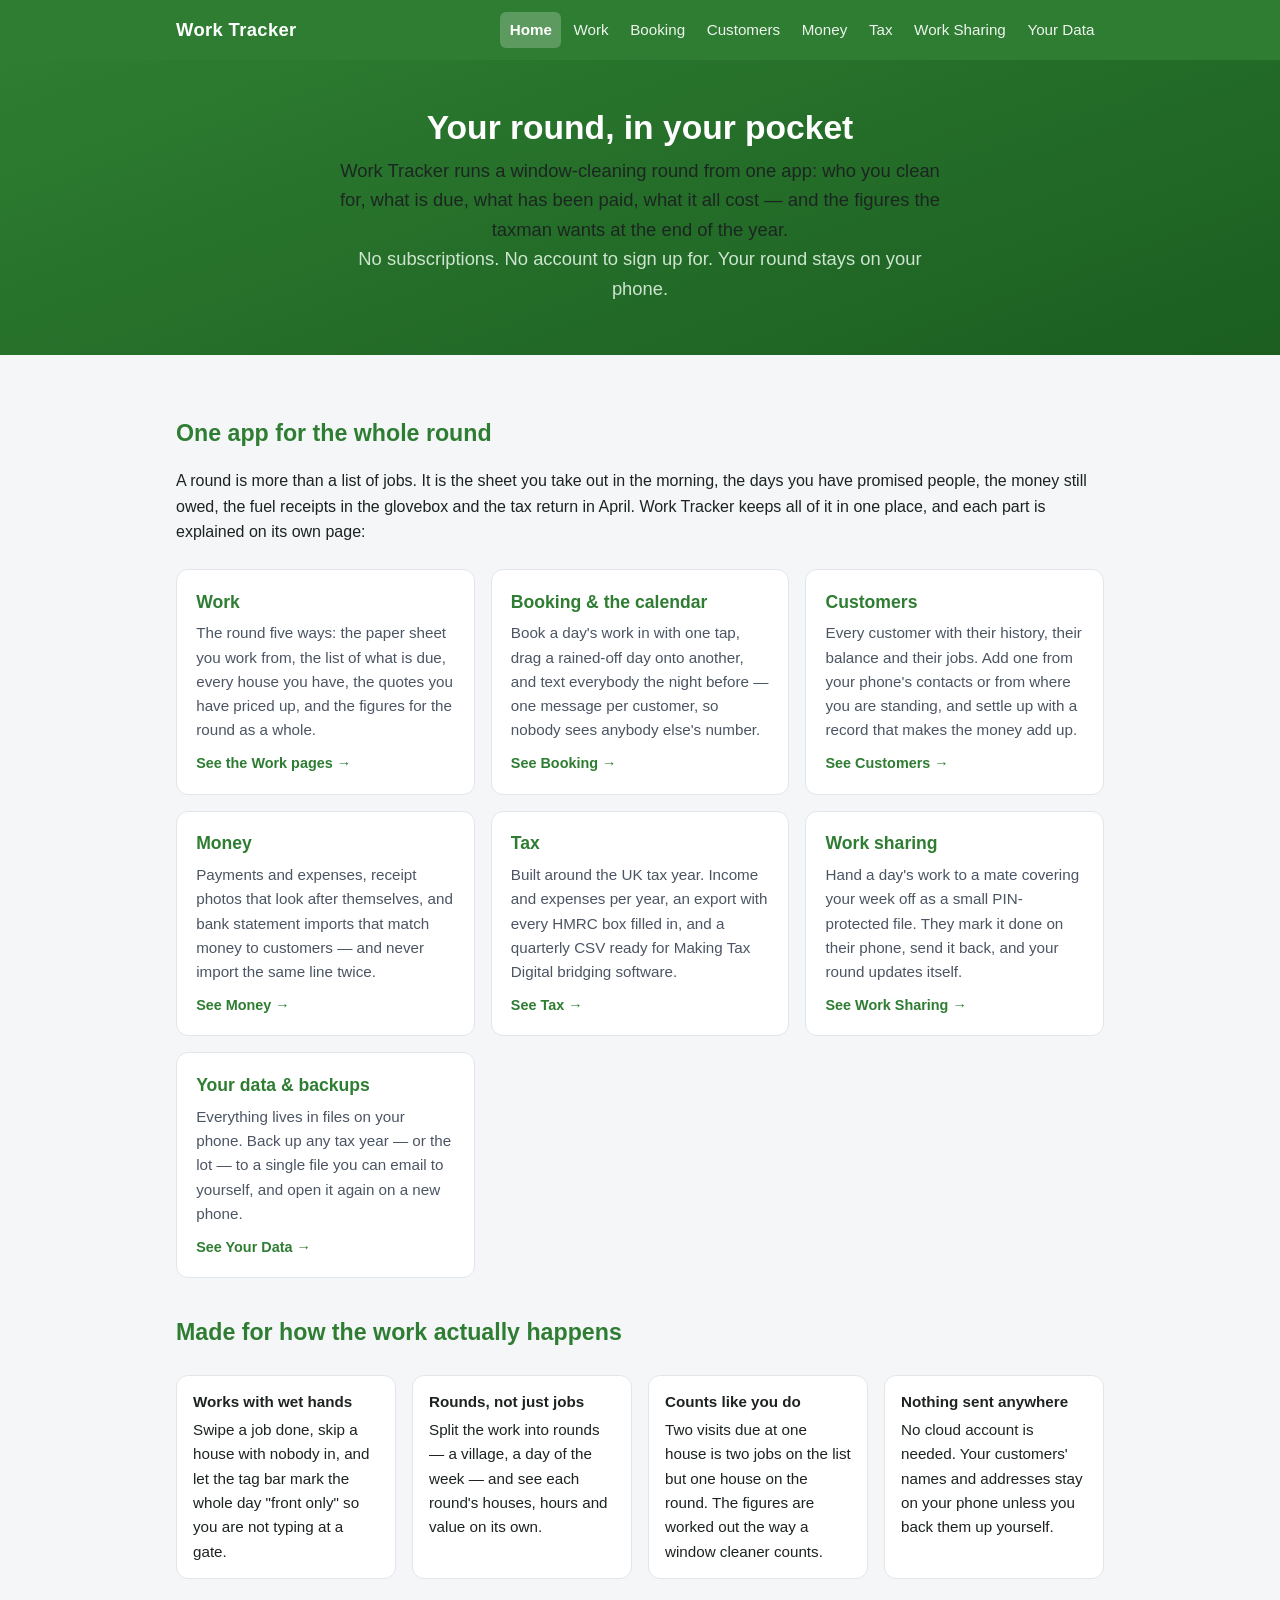
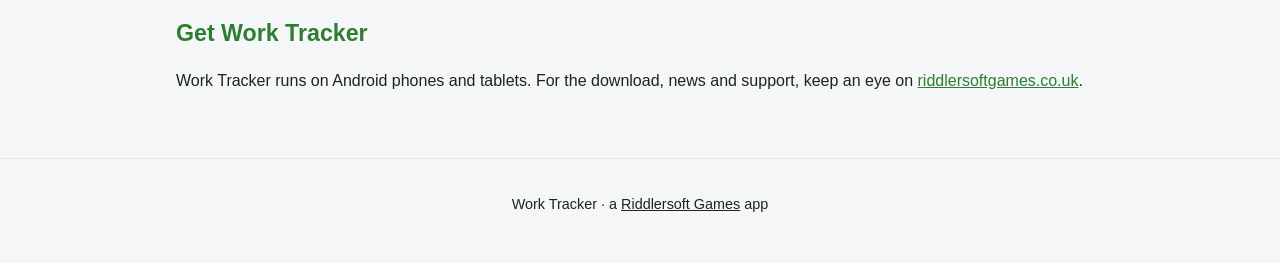
<file: website/index.html>
<!DOCTYPE html>
<html lang="en-GB">
<head>
<meta charset="utf-8">
<meta name="viewport" content="width=device-width, initial-scale=1">
<title>Work Tracker — the round book for window cleaners</title>
<meta name="description" content="Work Tracker keeps a window-cleaning round in your pocket: customers, work due, bookings, payments, expenses and the tax figures — all on your phone.">
<link rel="stylesheet" href="style.css">
</head>
<body>

<header>
  <div class="header-inner">
    <a class="brand" href="index.html">Work Tracker</a>
    <nav>
      <a class="current" href="index.html">Home</a>
      <a href="work.html">Work</a>
      <a href="booking.html">Booking</a>
      <a href="customers.html">Customers</a>
      <a href="money.html">Money</a>
      <a href="tax.html">Tax</a>
      <a href="sharing.html">Work Sharing</a>
      <a href="data.html">Your Data</a>
    </nav>
  </div>
</header>

<div class="hero">
  <h1>Your round, in your pocket</h1>
  <p>Work Tracker runs a window-cleaning round from one app: who you clean for,
     what is due, what has been paid, what it all cost — and the figures the
     taxman wants at the end of the year.</p>
  <p class="tagline">No subscriptions. No account to sign up for. Your round stays on your phone.</p>
</div>

<main>

  <h2>One app for the whole round</h2>
  <p>A round is more than a list of jobs. It is the sheet you take out in the
     morning, the days you have promised people, the money still owed, the fuel
     receipts in the glovebox and the tax return in April. Work Tracker keeps
     all of it in one place, and each part is explained on its own page:</p>

  <div class="card-grid">
    <a class="card" href="work.html">
      <h3>Work</h3>
      <p>The round five ways: the paper sheet you work from, the list of what is
         due, every house you have, the quotes you have priced up, and the
         figures for the round as a whole.</p>
      <span class="go">See the Work pages →</span>
    </a>
    <a class="card" href="booking.html">
      <h3>Booking &amp; the calendar</h3>
      <p>Book a day's work in with one tap, drag a rained-off day onto another,
         and text everybody the night before — one message per customer, so
         nobody sees anybody else's number.</p>
      <span class="go">See Booking →</span>
    </a>
    <a class="card" href="customers.html">
      <h3>Customers</h3>
      <p>Every customer with their history, their balance and their jobs.
         Add one from your phone's contacts or from where you are standing,
         and settle up with a record that makes the money add up.</p>
      <span class="go">See Customers →</span>
    </a>
    <a class="card" href="money.html">
      <h3>Money</h3>
      <p>Payments and expenses, receipt photos that look after themselves, and
         bank statement imports that match money to customers — and never
         import the same line twice.</p>
      <span class="go">See Money →</span>
    </a>
    <a class="card" href="tax.html">
      <h3>Tax</h3>
      <p>Built around the UK tax year. Income and expenses per year, an export
         with every HMRC box filled in, and a quarterly CSV ready for Making
         Tax Digital bridging software.</p>
      <span class="go">See Tax →</span>
    </a>
    <a class="card" href="sharing.html">
      <h3>Work sharing</h3>
      <p>Hand a day's work to a mate covering your week off as a small
         PIN-protected file. They mark it done on their phone, send it back,
         and your round updates itself.</p>
      <span class="go">See Work Sharing →</span>
    </a>
    <a class="card" href="data.html">
      <h3>Your data &amp; backups</h3>
      <p>Everything lives in files on your phone. Back up any tax year — or the
         lot — to a single file you can email to yourself, and open it again on
         a new phone.</p>
      <span class="go">See Your Data →</span>
    </a>
  </div>

  <h2>Made for how the work actually happens</h2>
  <div class="strip">
    <div><strong>Works with wet hands</strong>
      Swipe a job done, skip a house with nobody in, and let the tag bar mark
      the whole day "front only" so you are not typing at a gate.</div>
    <div><strong>Rounds, not just jobs</strong>
      Split the work into rounds — a village, a day of the week — and see each
      round's houses, hours and value on its own.</div>
    <div><strong>Counts like you do</strong>
      Two visits due at one house is two jobs on the list but one house on the
      round. The figures are worked out the way a window cleaner counts.</div>
    <div><strong>Nothing sent anywhere</strong>
      No cloud account is needed. Your customers' names and addresses stay on
      your phone unless you back them up yourself.</div>
  </div>

  <h2>Get Work Tracker</h2>
  <p>Work Tracker runs on Android phones and tablets.
     <!-- TODO: drop the Play Store link in here when the listing is live. -->
     For the download, news and support, keep an eye on
     <a href="https://riddlersoftgames.co.uk">riddlersoftgames.co.uk</a>.</p>

</main>

<footer>
  <p>Work Tracker · a <a href="https://riddlersoftgames.co.uk">Riddlersoft Games</a> app</p>
</footer>

</body>
</html>
</file>
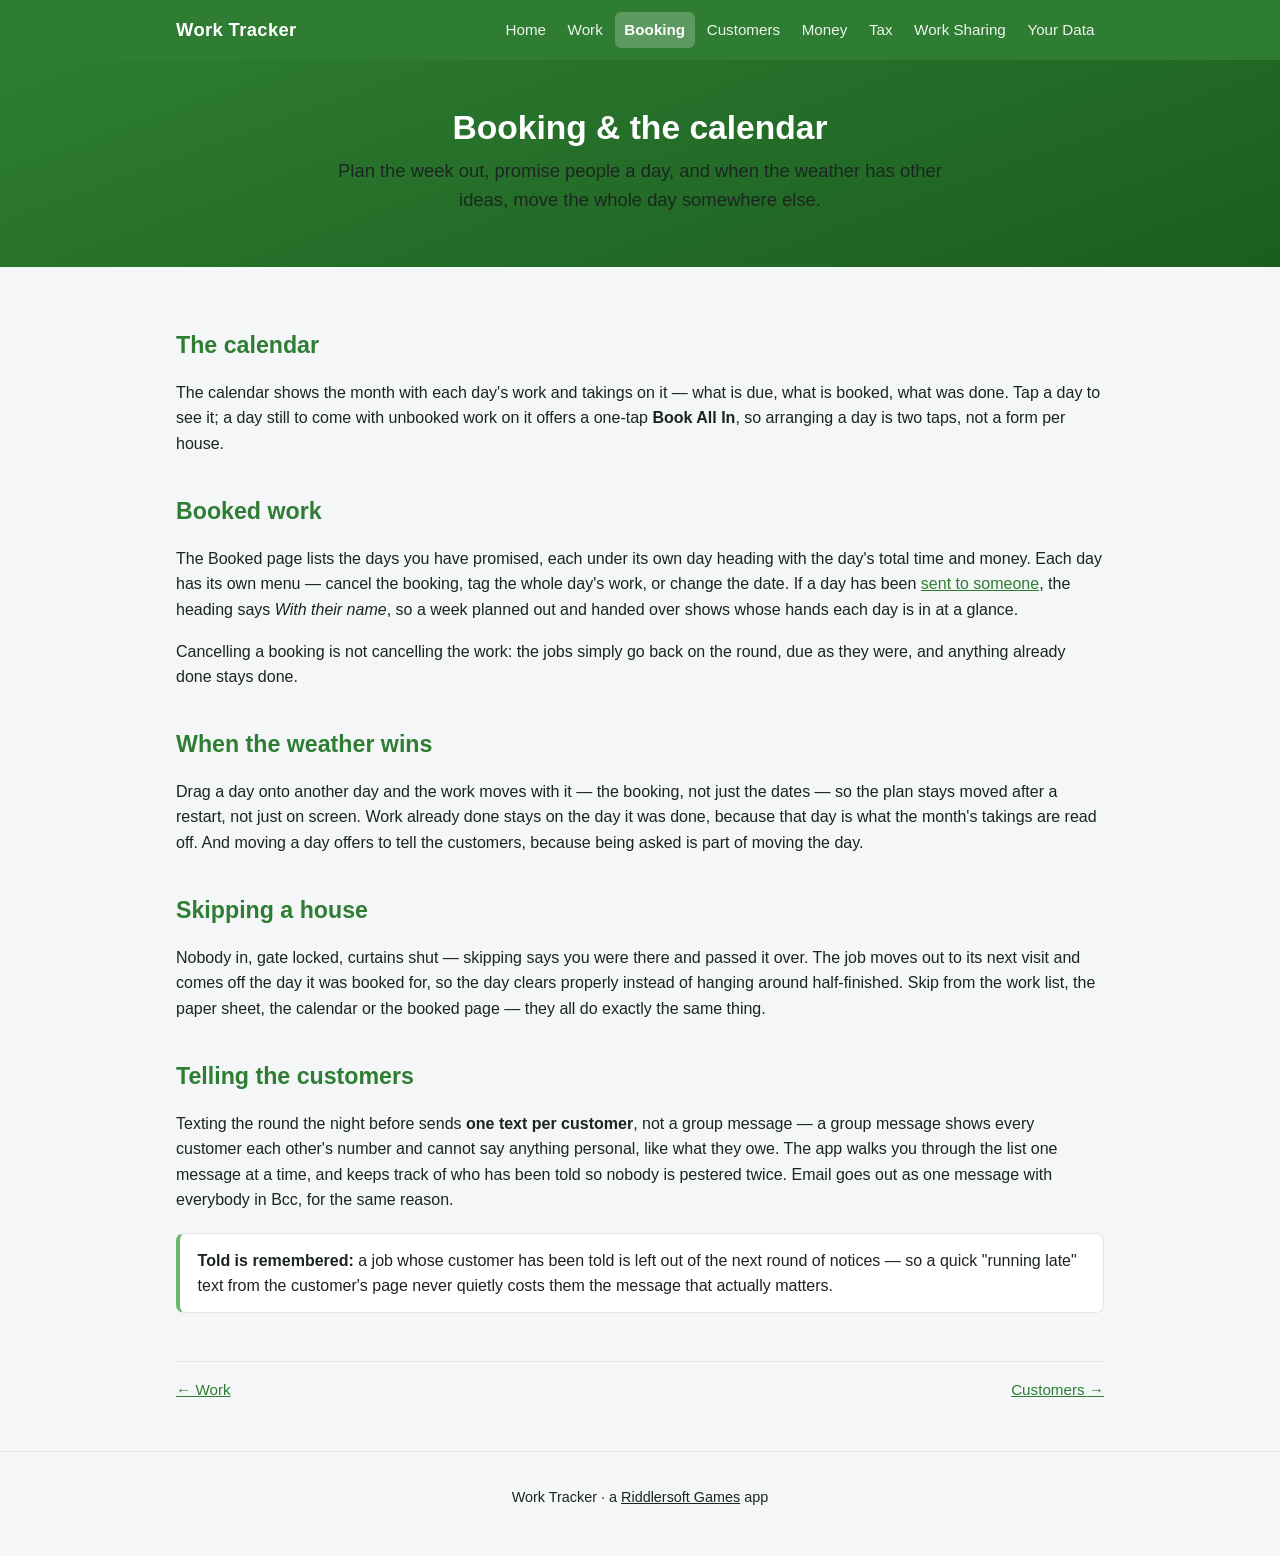
<file: website/booking.html>
<!DOCTYPE html>
<html lang="en-GB">
<head>
<meta charset="utf-8">
<meta name="viewport" content="width=device-width, initial-scale=1">
<title>Booking &amp; the calendar — Work Tracker</title>
<meta name="description" content="Booking work in with Work Tracker: the calendar, booked days, moving a rained-off day, and telling the customers the night before.">
<link rel="stylesheet" href="style.css">
</head>
<body>

<header>
  <div class="header-inner">
    <a class="brand" href="index.html">Work Tracker</a>
    <nav>
      <a href="index.html">Home</a>
      <a href="work.html">Work</a>
      <a class="current" href="booking.html">Booking</a>
      <a href="customers.html">Customers</a>
      <a href="money.html">Money</a>
      <a href="tax.html">Tax</a>
      <a href="sharing.html">Work Sharing</a>
      <a href="data.html">Your Data</a>
    </nav>
  </div>
</header>

<div class="hero">
  <h1>Booking &amp; the calendar</h1>
  <p>Plan the week out, promise people a day, and when the weather has other
     ideas, move the whole day somewhere else.</p>
</div>

<main>

  <h2>The calendar</h2>
  <p>The calendar shows the month with each day's work and takings on it —
     what is due, what is booked, what was done. Tap a day to see it; a day
     still to come with unbooked work on it offers a one-tap
     <strong>Book All In</strong>, so arranging a day is two taps, not a form
     per house.</p>

  <h2>Booked work</h2>
  <p>The Booked page lists the days you have promised, each under its own day
     heading with the day's total time and money. Each day has its own menu —
     cancel the booking, tag the whole day's work, or change the date. If a day
     has been <a href="sharing.html">sent to someone</a>, the heading says
     <em>With their name</em>, so a week planned out and handed over shows whose
     hands each day is in at a glance.</p>
  <p>Cancelling a booking is not cancelling the work: the jobs simply go back
     on the round, due as they were, and anything already done stays done.</p>

  <h2>When the weather wins</h2>
  <p>Drag a day onto another day and the work moves with it — the booking, not
     just the dates — so the plan stays moved after a restart, not just on
     screen. Work already done stays on the day it was done, because that day
     is what the month's takings are read off. And moving a day offers to tell
     the customers, because being asked is part of moving the day.</p>

  <h2>Skipping a house</h2>
  <p>Nobody in, gate locked, curtains shut — skipping says you were there and
     passed it over. The job moves out to its next visit and comes off the day
     it was booked for, so the day clears properly instead of hanging around
     half-finished. Skip from the work list, the paper sheet, the calendar or
     the booked page — they all do exactly the same thing.</p>

  <h2>Telling the customers</h2>
  <p>Texting the round the night before sends <strong>one text per
     customer</strong>, not a group message — a group message shows every
     customer each other's number and cannot say anything personal, like what
     they owe. The app walks you through the list one message at a time, and
     keeps track of who has been told so nobody is pestered twice. Email goes
     out as one message with everybody in Bcc, for the same reason.</p>

  <div class="callout">
    <p><strong>Told is remembered:</strong> a job whose customer has been told
       is left out of the next round of notices — so a quick "running late"
       text from the customer's page never quietly costs them the message that
       actually matters.</p>
  </div>

  <div class="pager">
    <a href="work.html">← Work</a>
    <a href="customers.html">Customers →</a>
  </div>

</main>

<footer>
  <p>Work Tracker · a <a href="https://riddlersoftgames.co.uk">Riddlersoft Games</a> app</p>
</footer>

</body>
</html>
</file>
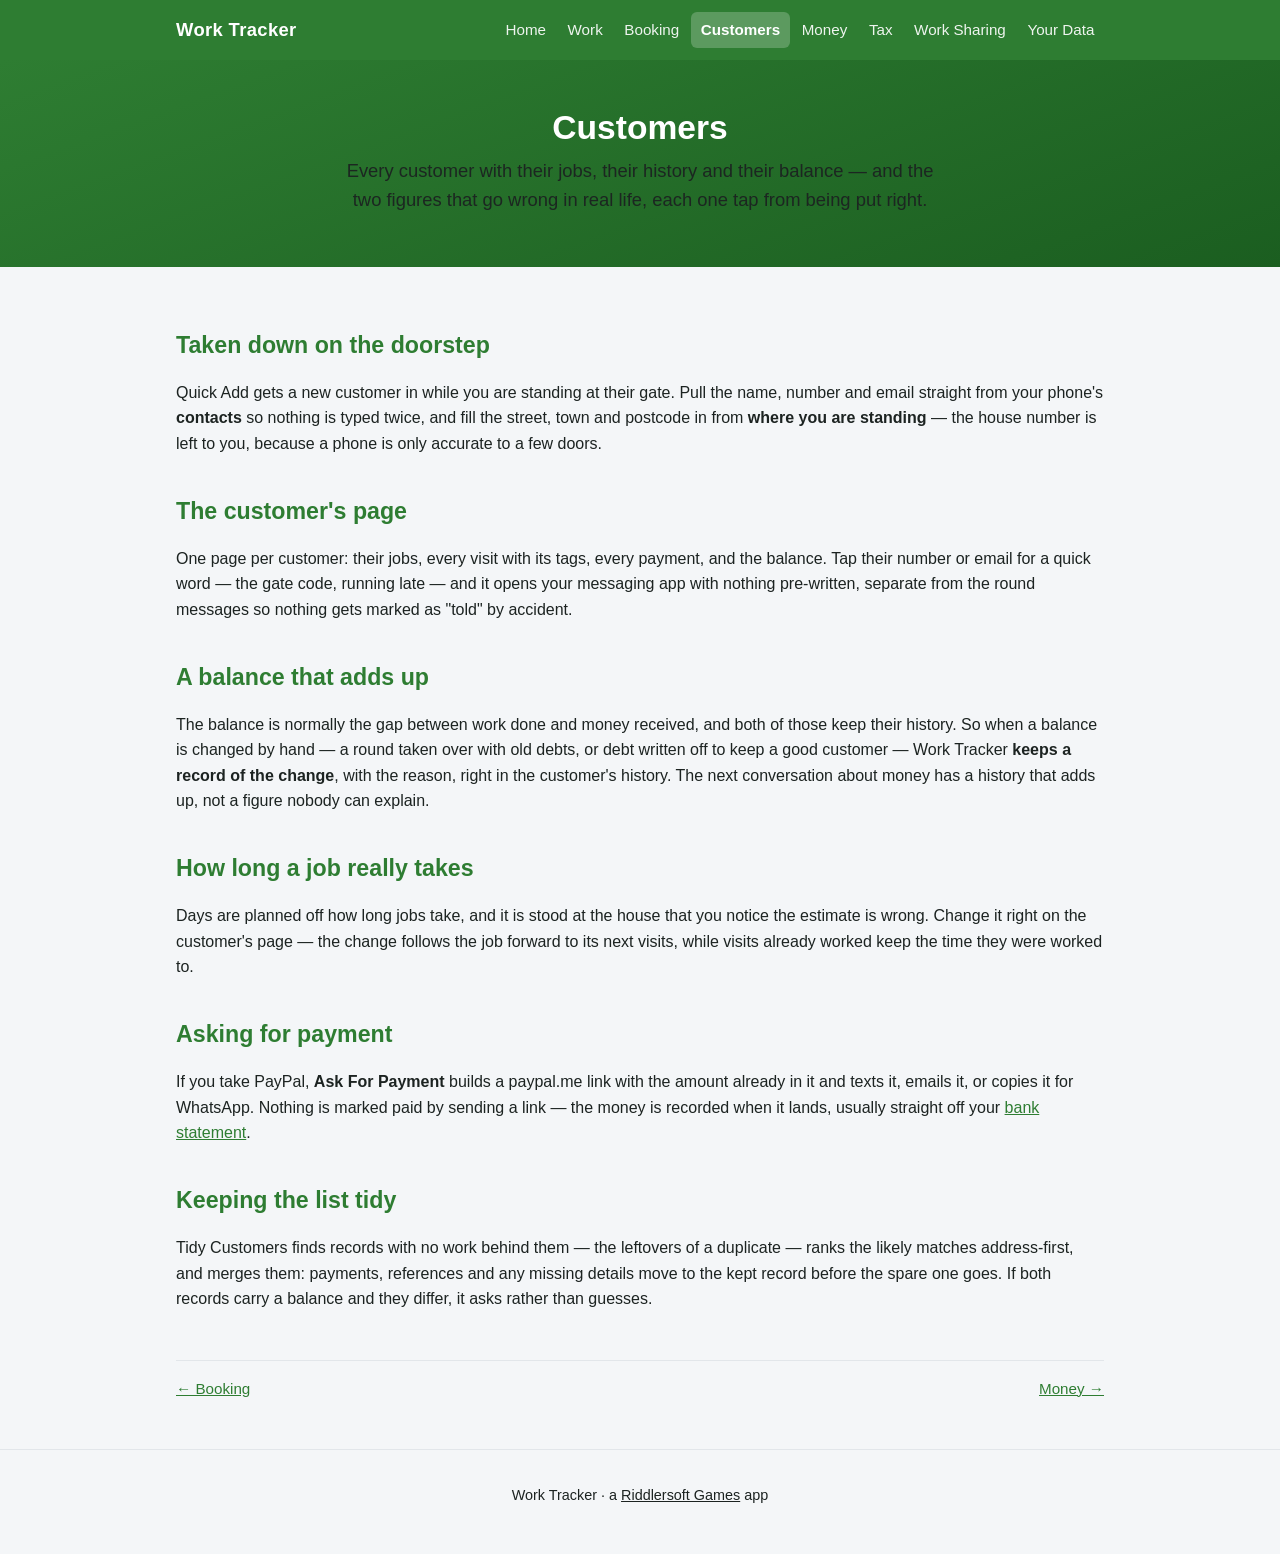
<file: website/customers.html>
<!DOCTYPE html>
<html lang="en-GB">
<head>
<meta charset="utf-8">
<meta name="viewport" content="width=device-width, initial-scale=1">
<title>Customers — Work Tracker</title>
<meta name="description" content="Customers in Work Tracker: history, balances that add up, adding people from your contacts or from where you are standing, and asking for payment.">
<link rel="stylesheet" href="style.css">
</head>
<body>

<header>
  <div class="header-inner">
    <a class="brand" href="index.html">Work Tracker</a>
    <nav>
      <a href="index.html">Home</a>
      <a href="work.html">Work</a>
      <a href="booking.html">Booking</a>
      <a class="current" href="customers.html">Customers</a>
      <a href="money.html">Money</a>
      <a href="tax.html">Tax</a>
      <a href="sharing.html">Work Sharing</a>
      <a href="data.html">Your Data</a>
    </nav>
  </div>
</header>

<div class="hero">
  <h1>Customers</h1>
  <p>Every customer with their jobs, their history and their balance — and the
     two figures that go wrong in real life, each one tap from being put
     right.</p>
</div>

<main>

  <h2>Taken down on the doorstep</h2>
  <p>Quick Add gets a new customer in while you are standing at their gate.
     Pull the name, number and email straight from your phone's
     <strong>contacts</strong> so nothing is typed twice, and fill the street,
     town and postcode in from <strong>where you are standing</strong> — the
     house number is left to you, because a phone is only accurate to a few
     doors.</p>

  <h2>The customer's page</h2>
  <p>One page per customer: their jobs, every visit with its tags, every
     payment, and the balance. Tap their number or email for a quick word —
     the gate code, running late — and it opens your messaging app with
     nothing pre-written, separate from the round messages so nothing gets
     marked as "told" by accident.</p>

  <h2>A balance that adds up</h2>
  <p>The balance is normally the gap between work done and money received, and
     both of those keep their history. So when a balance is changed by hand —
     a round taken over with old debts, or debt written off to keep a good
     customer — Work Tracker <strong>keeps a record of the change</strong>,
     with the reason, right in the customer's history. The next conversation
     about money has a history that adds up, not a figure nobody can explain.</p>

  <h2>How long a job really takes</h2>
  <p>Days are planned off how long jobs take, and it is stood at the house that
     you notice the estimate is wrong. Change it right on the customer's page —
     the change follows the job forward to its next visits, while visits
     already worked keep the time they were worked to.</p>

  <h2>Asking for payment</h2>
  <p>If you take PayPal, <strong>Ask For Payment</strong> builds a paypal.me
     link with the amount already in it and texts it, emails it, or copies it
     for WhatsApp. Nothing is marked paid by sending a link — the money is
     recorded when it lands, usually straight off your
     <a href="money.html">bank statement</a>.</p>

  <h2>Keeping the list tidy</h2>
  <p>Tidy Customers finds records with no work behind them — the leftovers of a
     duplicate — ranks the likely matches address-first, and merges them:
     payments, references and any missing details move to the kept record
     before the spare one goes. If both records carry a balance and they
     differ, it asks rather than guesses.</p>

  <div class="pager">
    <a href="booking.html">← Booking</a>
    <a href="money.html">Money →</a>
  </div>

</main>

<footer>
  <p>Work Tracker · a <a href="https://riddlersoftgames.co.uk">Riddlersoft Games</a> app</p>
</footer>

</body>
</html>
</file>
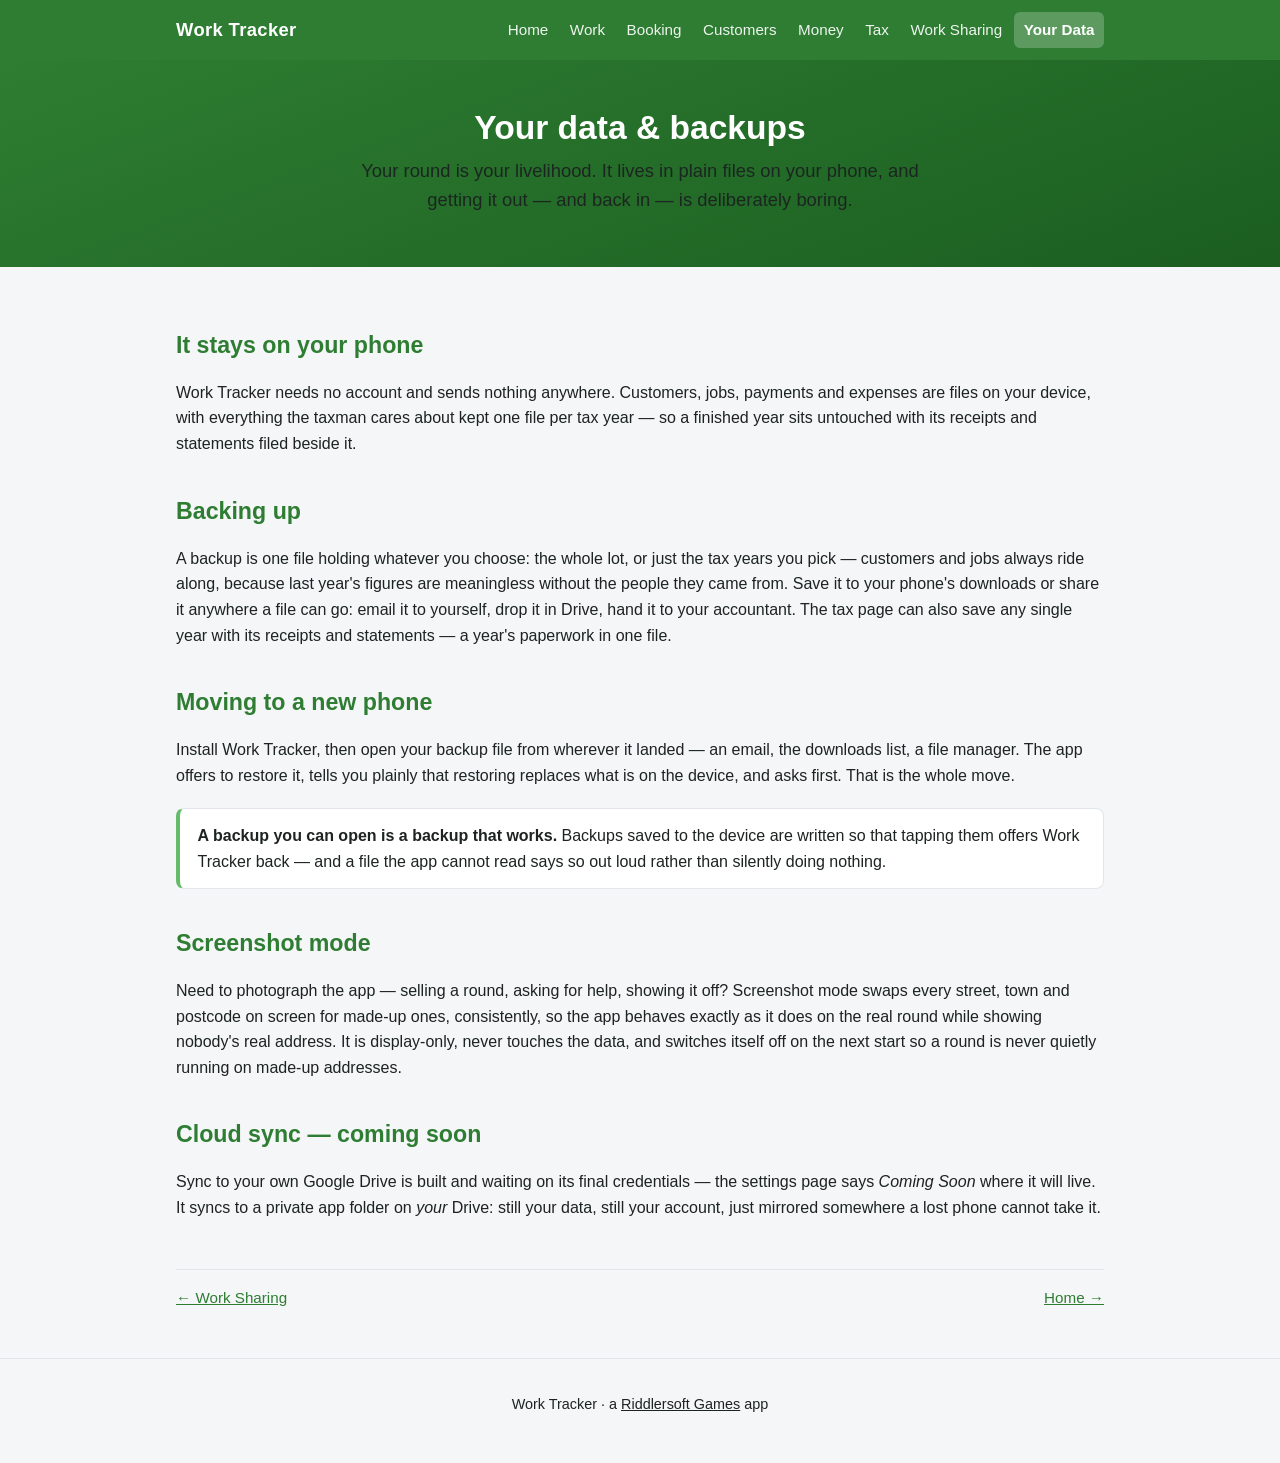
<file: website/data.html>
<!DOCTYPE html>
<html lang="en-GB">
<head>
<meta charset="utf-8">
<meta name="viewport" content="width=device-width, initial-scale=1">
<title>Your data &amp; backups — Work Tracker</title>
<meta name="description" content="Your data in Work Tracker: everything lives on your phone, backs up to a single file per tax year, and opens again on a new phone.">
<link rel="stylesheet" href="style.css">
</head>
<body>

<header>
  <div class="header-inner">
    <a class="brand" href="index.html">Work Tracker</a>
    <nav>
      <a href="index.html">Home</a>
      <a href="work.html">Work</a>
      <a href="booking.html">Booking</a>
      <a href="customers.html">Customers</a>
      <a href="money.html">Money</a>
      <a href="tax.html">Tax</a>
      <a href="sharing.html">Work Sharing</a>
      <a class="current" href="data.html">Your Data</a>
    </nav>
  </div>
</header>

<div class="hero">
  <h1>Your data &amp; backups</h1>
  <p>Your round is your livelihood. It lives in plain files on your phone, and
     getting it out — and back in — is deliberately boring.</p>
</div>

<main>

  <h2>It stays on your phone</h2>
  <p>Work Tracker needs no account and sends nothing anywhere. Customers, jobs,
     payments and expenses are files on your device, with everything the taxman
     cares about kept one file per tax year — so a finished year sits untouched
     with its receipts and statements filed beside it.</p>

  <h2>Backing up</h2>
  <p>A backup is one file holding whatever you choose: the whole lot, or just
     the tax years you pick — customers and jobs always ride along, because
     last year's figures are meaningless without the people they came from.
     Save it to your phone's downloads or share it anywhere a file can go:
     email it to yourself, drop it in Drive, hand it to your accountant. The
     tax page can also save any single year with its receipts and statements —
     a year's paperwork in one file.</p>

  <h2>Moving to a new phone</h2>
  <p>Install Work Tracker, then open your backup file from wherever it landed —
     an email, the downloads list, a file manager. The app offers to restore
     it, tells you plainly that restoring replaces what is on the device, and
     asks first. That is the whole move.</p>

  <div class="callout">
    <p><strong>A backup you can open is a backup that works.</strong> Backups
       saved to the device are written so that tapping them offers Work Tracker
       back — and a file the app cannot read says so out loud rather than
       silently doing nothing.</p>
  </div>

  <h2>Screenshot mode</h2>
  <p>Need to photograph the app — selling a round, asking for help, showing it
     off? Screenshot mode swaps every street, town and postcode on screen for
     made-up ones, consistently, so the app behaves exactly as it does on the
     real round while showing nobody's real address. It is display-only, never
     touches the data, and switches itself off on the next start so a round is
     never quietly running on made-up addresses.</p>

  <h2>Cloud sync — coming soon</h2>
  <p>Sync to your own Google Drive is built and waiting on its final
     credentials — the settings page says <em>Coming Soon</em> where it will
     live. It syncs to a private app folder on <em>your</em> Drive: still your
     data, still your account, just mirrored somewhere a lost phone cannot
     take it.</p>

  <div class="pager">
    <a href="sharing.html">← Work Sharing</a>
    <a href="index.html">Home →</a>
  </div>

</main>

<footer>
  <p>Work Tracker · a <a href="https://riddlersoftgames.co.uk">Riddlersoft Games</a> app</p>
</footer>

</body>
</html>
</file>
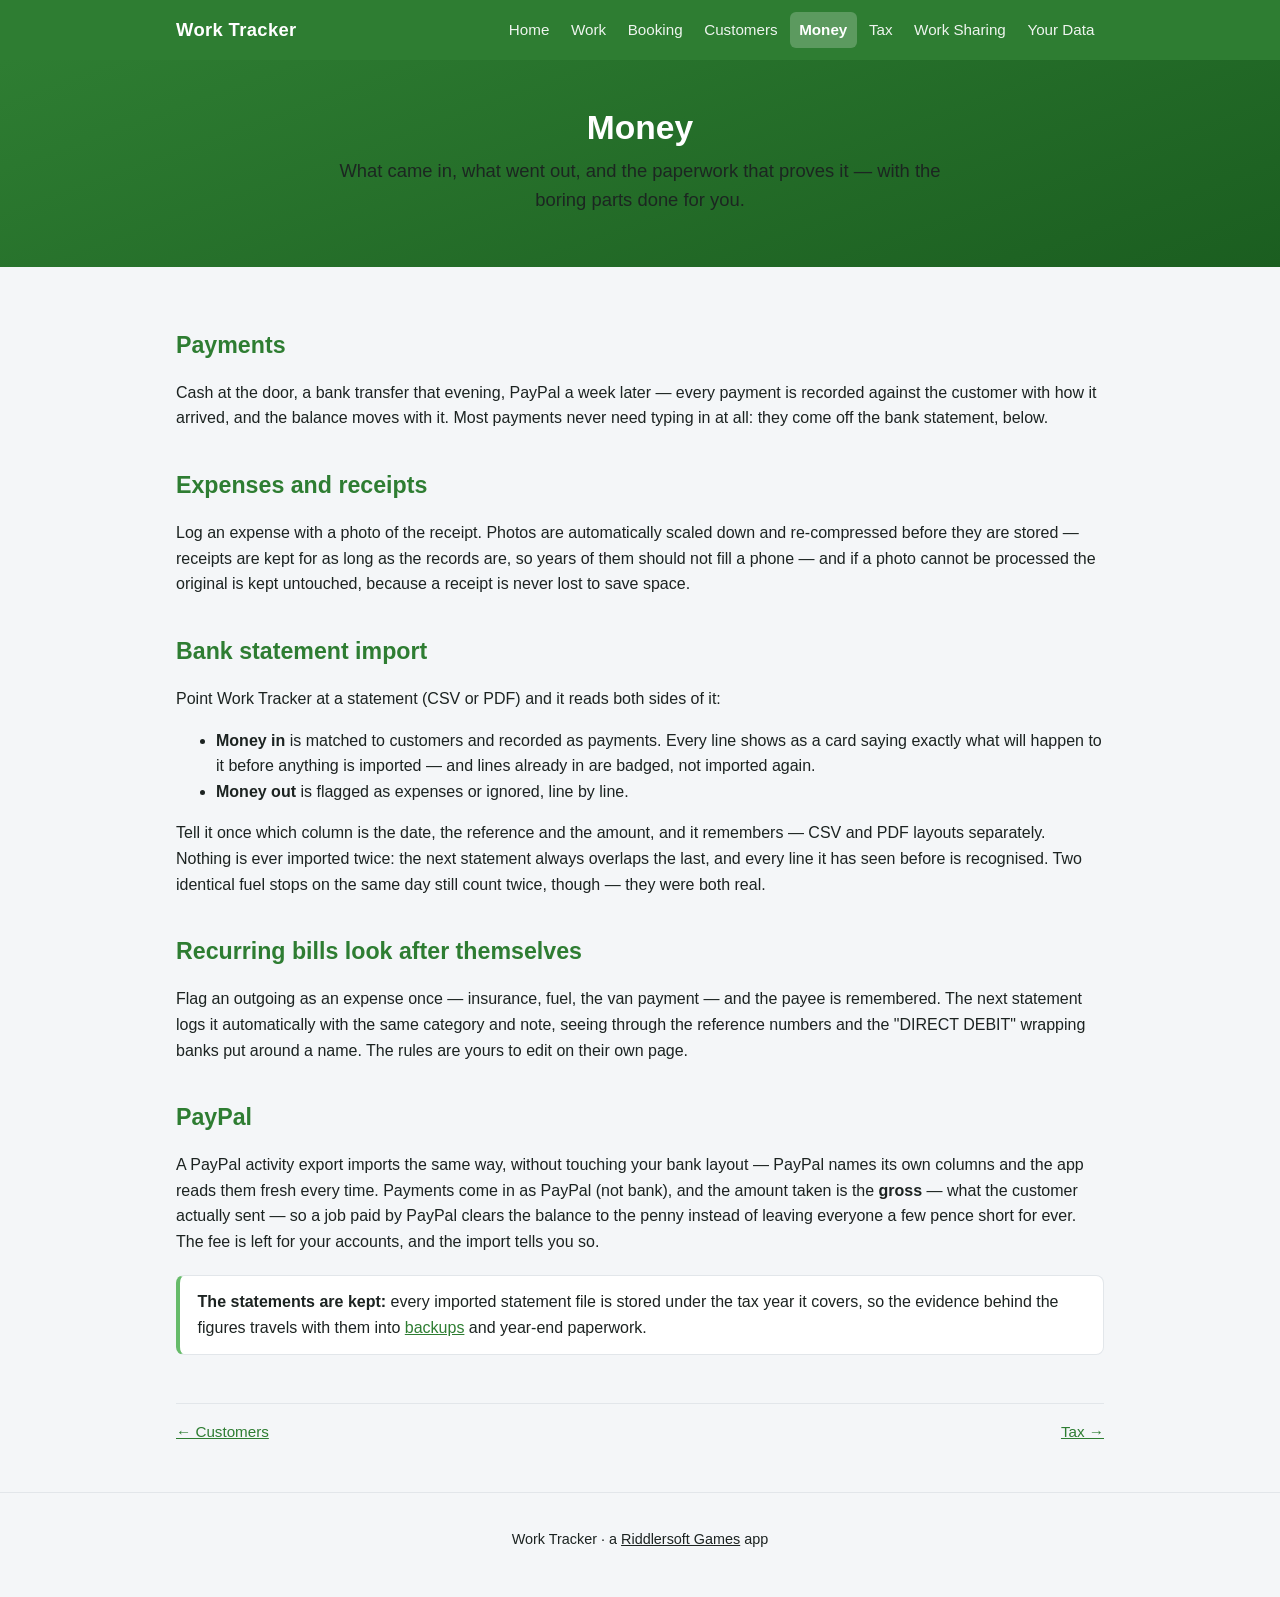
<file: website/money.html>
<!DOCTYPE html>
<html lang="en-GB">
<head>
<meta charset="utf-8">
<meta name="viewport" content="width=device-width, initial-scale=1">
<title>Money — Work Tracker</title>
<meta name="description" content="Money in Work Tracker: payments, expenses, receipt photos, and bank and PayPal statement imports that never count anything twice.">
<link rel="stylesheet" href="style.css">
</head>
<body>

<header>
  <div class="header-inner">
    <a class="brand" href="index.html">Work Tracker</a>
    <nav>
      <a href="index.html">Home</a>
      <a href="work.html">Work</a>
      <a href="booking.html">Booking</a>
      <a href="customers.html">Customers</a>
      <a class="current" href="money.html">Money</a>
      <a href="tax.html">Tax</a>
      <a href="sharing.html">Work Sharing</a>
      <a href="data.html">Your Data</a>
    </nav>
  </div>
</header>

<div class="hero">
  <h1>Money</h1>
  <p>What came in, what went out, and the paperwork that proves it — with the
     boring parts done for you.</p>
</div>

<main>

  <h2>Payments</h2>
  <p>Cash at the door, a bank transfer that evening, PayPal a week later —
     every payment is recorded against the customer with how it arrived, and
     the balance moves with it. Most payments never need typing in at all:
     they come off the bank statement, below.</p>

  <h2>Expenses and receipts</h2>
  <p>Log an expense with a photo of the receipt. Photos are automatically
     scaled down and re-compressed before they are stored — receipts are kept
     for as long as the records are, so years of them should not fill a phone —
     and if a photo cannot be processed the original is kept untouched, because
     a receipt is never lost to save space.</p>

  <h2>Bank statement import</h2>
  <p>Point Work Tracker at a statement (CSV or PDF) and it reads both sides of
     it:</p>
  <ul>
    <li><strong>Money in</strong> is matched to customers and recorded as
        payments. Every line shows as a card saying exactly what will happen to
        it before anything is imported — and lines already in are badged, not
        imported again.</li>
    <li><strong>Money out</strong> is flagged as expenses or ignored, line by
        line.</li>
  </ul>
  <p>Tell it once which column is the date, the reference and the amount, and
     it remembers — CSV and PDF layouts separately. Nothing is ever imported
     twice: the next statement always overlaps the last, and every line it has
     seen before is recognised. Two identical fuel stops on the same day still
     count twice, though — they were both real.</p>

  <h2>Recurring bills look after themselves</h2>
  <p>Flag an outgoing as an expense once — insurance, fuel, the van payment —
     and the payee is remembered. The next statement logs it automatically with
     the same category and note, seeing through the reference numbers and the
     "DIRECT DEBIT" wrapping banks put around a name. The rules are yours to
     edit on their own page.</p>

  <h2>PayPal</h2>
  <p>A PayPal activity export imports the same way, without touching your bank
     layout — PayPal names its own columns and the app reads them fresh every
     time. Payments come in as PayPal (not bank), and the amount taken is the
     <strong>gross</strong> — what the customer actually sent — so a job paid
     by PayPal clears the balance to the penny instead of leaving everyone a
     few pence short for ever. The fee is left for your accounts, and the
     import tells you so.</p>

  <div class="callout">
    <p><strong>The statements are kept:</strong> every imported statement file
       is stored under the tax year it covers, so the evidence behind the
       figures travels with them into <a href="data.html">backups</a> and
       year-end paperwork.</p>
  </div>

  <div class="pager">
    <a href="customers.html">← Customers</a>
    <a href="tax.html">Tax →</a>
  </div>

</main>

<footer>
  <p>Work Tracker · a <a href="https://riddlersoftgames.co.uk">Riddlersoft Games</a> app</p>
</footer>

</body>
</html>
</file>
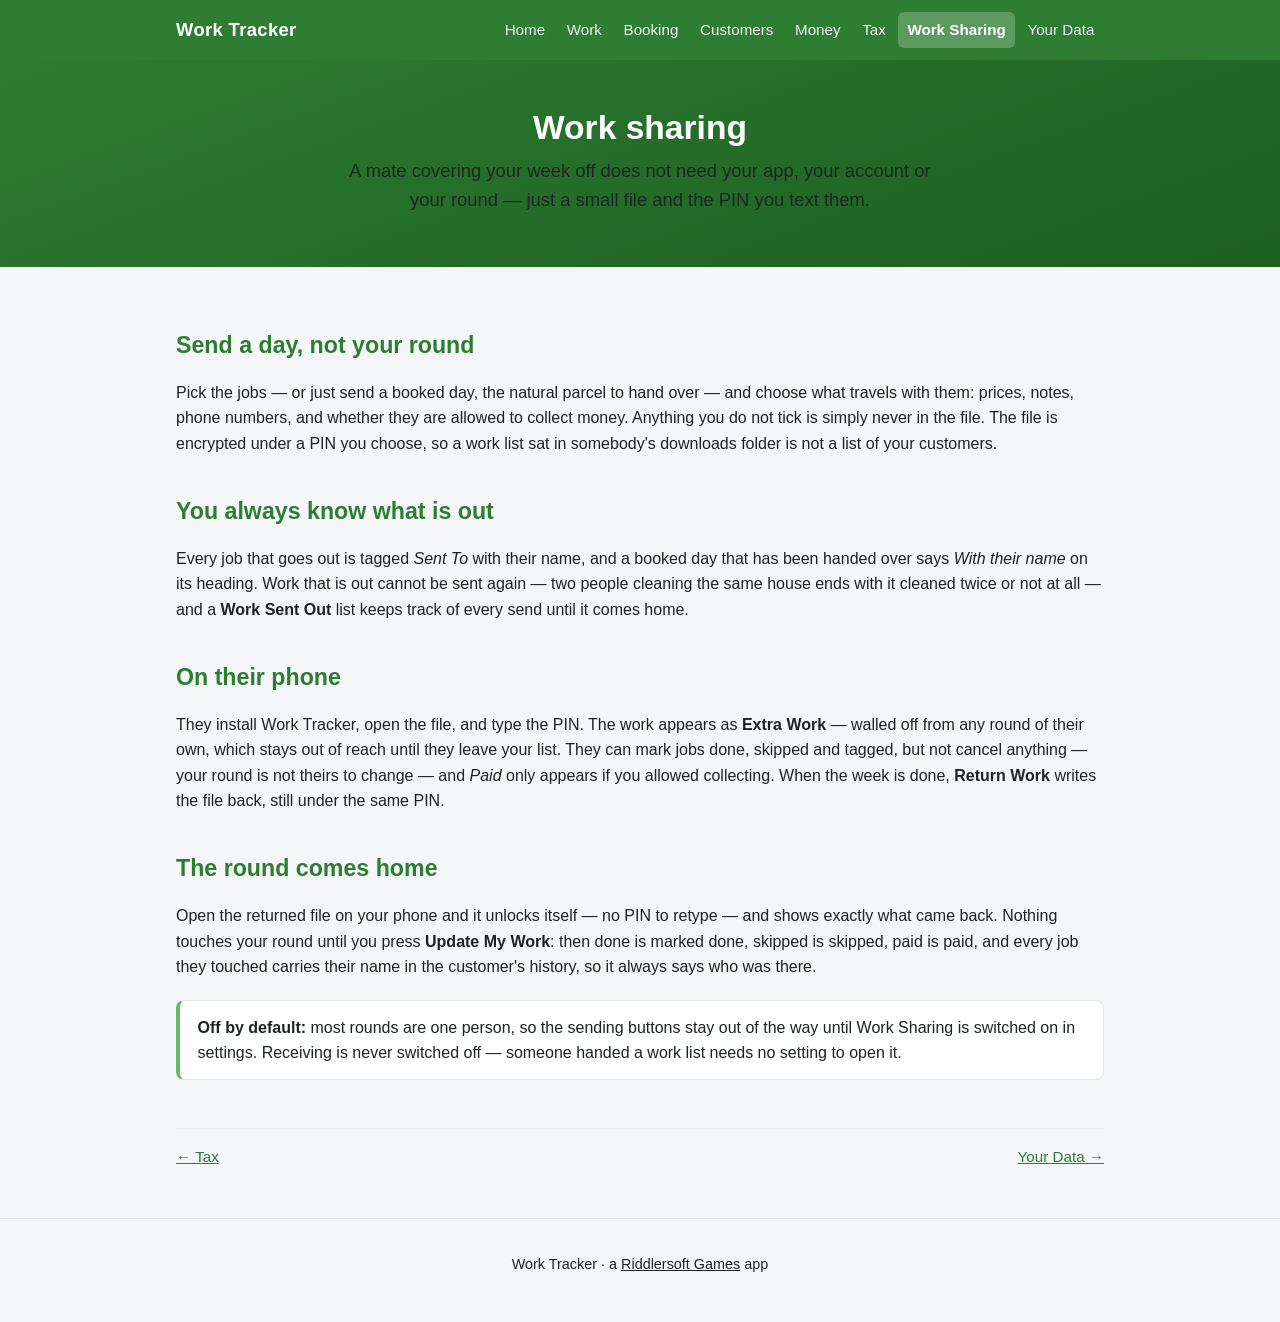
<file: website/sharing.html>
<!DOCTYPE html>
<html lang="en-GB">
<head>
<meta charset="utf-8">
<meta name="viewport" content="width=device-width, initial-scale=1">
<title>Work sharing — Work Tracker</title>
<meta name="description" content="Work sharing in Work Tracker: hand a day's work to someone as a PIN-protected file, they work it on their phone, and your round updates when it comes back.">
<link rel="stylesheet" href="style.css">
</head>
<body>

<header>
  <div class="header-inner">
    <a class="brand" href="index.html">Work Tracker</a>
    <nav>
      <a href="index.html">Home</a>
      <a href="work.html">Work</a>
      <a href="booking.html">Booking</a>
      <a href="customers.html">Customers</a>
      <a href="money.html">Money</a>
      <a href="tax.html">Tax</a>
      <a class="current" href="sharing.html">Work Sharing</a>
      <a href="data.html">Your Data</a>
    </nav>
  </div>
</header>

<div class="hero">
  <h1>Work sharing</h1>
  <p>A mate covering your week off does not need your app, your account or your
     round — just a small file and the PIN you text them.</p>
</div>

<main>

  <h2>Send a day, not your round</h2>
  <p>Pick the jobs — or just send a booked day, the natural parcel to hand over
     — and choose what travels with them: prices, notes, phone numbers, and
     whether they are allowed to collect money. Anything you do not tick is
     simply never in the file. The file is encrypted under a PIN you choose, so
     a work list sat in somebody's downloads folder is not a list of your
     customers.</p>

  <h2>You always know what is out</h2>
  <p>Every job that goes out is tagged <em>Sent To</em> with their name, and a
     booked day that has been handed over says <em>With their name</em> on its
     heading. Work that is out cannot be sent again — two people cleaning the
     same house ends with it cleaned twice or not at all — and a
     <strong>Work Sent Out</strong> list keeps track of every send until it
     comes home.</p>

  <h2>On their phone</h2>
  <p>They install Work Tracker, open the file, and type the PIN. The work
     appears as <strong>Extra Work</strong> — walled off from any round of
     their own, which stays out of reach until they leave your list. They can
     mark jobs done, skipped and tagged, but not cancel anything — your round
     is not theirs to change — and <em>Paid</em> only appears if you allowed
     collecting. When the week is done, <strong>Return Work</strong> writes the
     file back, still under the same PIN.</p>

  <h2>The round comes home</h2>
  <p>Open the returned file on your phone and it unlocks itself — no PIN to
     retype — and shows exactly what came back. Nothing touches your round
     until you press <strong>Update My Work</strong>: then done is marked done,
     skipped is skipped, paid is paid, and every job they touched carries their
     name in the customer's history, so it always says who was there.</p>

  <div class="callout">
    <p><strong>Off by default:</strong> most rounds are one person, so the
       sending buttons stay out of the way until Work Sharing is switched on in
       settings. Receiving is never switched off — someone handed a work list
       needs no setting to open it.</p>
  </div>

  <div class="pager">
    <a href="tax.html">← Tax</a>
    <a href="data.html">Your Data →</a>
  </div>

</main>

<footer>
  <p>Work Tracker · a <a href="https://riddlersoftgames.co.uk">Riddlersoft Games</a> app</p>
</footer>

</body>
</html>
</file>
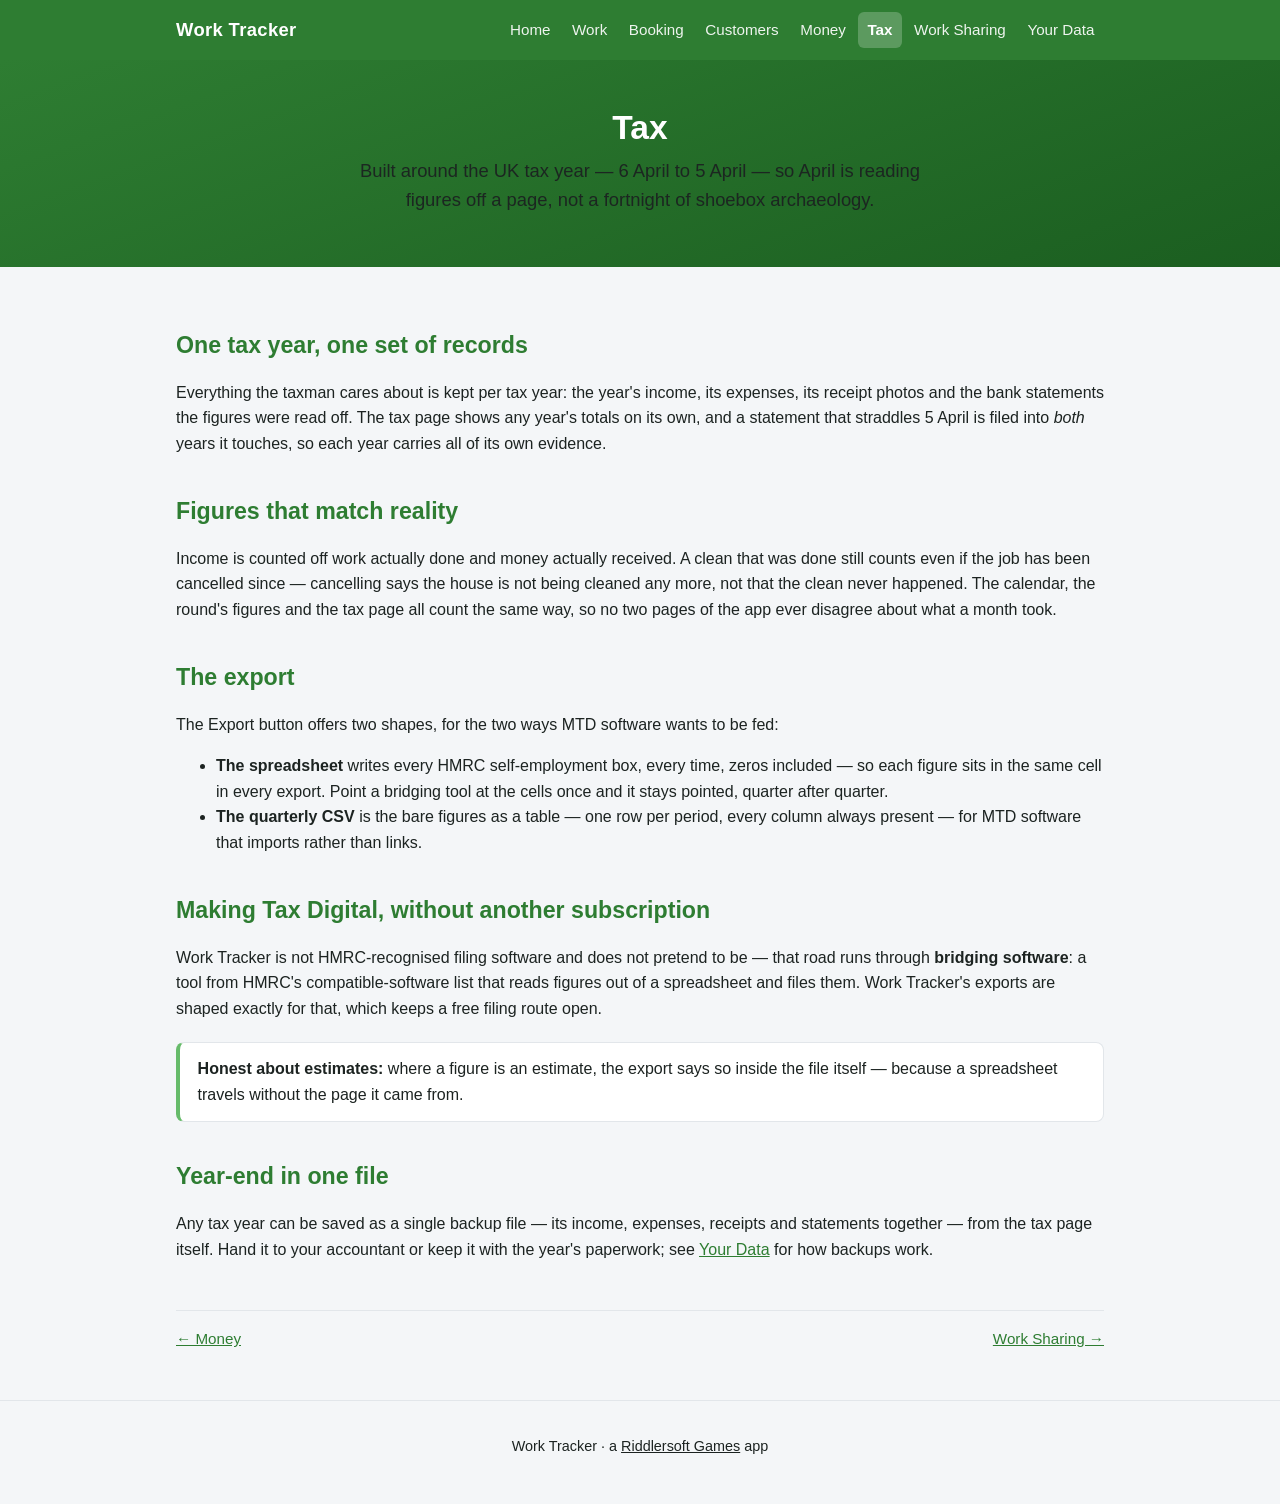
<file: website/tax.html>
<!DOCTYPE html>
<html lang="en-GB">
<head>
<meta charset="utf-8">
<meta name="viewport" content="width=device-width, initial-scale=1">
<title>Tax — Work Tracker</title>
<meta name="description" content="Tax in Work Tracker: built around the UK tax year, with an export covering every HMRC box and a quarterly CSV for Making Tax Digital bridging software.">
<link rel="stylesheet" href="style.css">
</head>
<body>

<header>
  <div class="header-inner">
    <a class="brand" href="index.html">Work Tracker</a>
    <nav>
      <a href="index.html">Home</a>
      <a href="work.html">Work</a>
      <a href="booking.html">Booking</a>
      <a href="customers.html">Customers</a>
      <a href="money.html">Money</a>
      <a class="current" href="tax.html">Tax</a>
      <a href="sharing.html">Work Sharing</a>
      <a href="data.html">Your Data</a>
    </nav>
  </div>
</header>

<div class="hero">
  <h1>Tax</h1>
  <p>Built around the UK tax year — 6 April to 5 April — so April is reading
     figures off a page, not a fortnight of shoebox archaeology.</p>
</div>

<main>

  <h2>One tax year, one set of records</h2>
  <p>Everything the taxman cares about is kept per tax year: the year's income,
     its expenses, its receipt photos and the bank statements the figures were
     read off. The tax page shows any year's totals on its own, and a statement
     that straddles 5 April is filed into <em>both</em> years it touches, so
     each year carries all of its own evidence.</p>

  <h2>Figures that match reality</h2>
  <p>Income is counted off work actually done and money actually received. A
     clean that was done still counts even if the job has been cancelled since
     — cancelling says the house is not being cleaned any more, not that the
     clean never happened. The calendar, the round's figures and the tax page
     all count the same way, so no two pages of the app ever disagree about
     what a month took.</p>

  <h2>The export</h2>
  <p>The Export button offers two shapes, for the two ways MTD software wants
     to be fed:</p>
  <ul>
    <li><strong>The spreadsheet</strong> writes every HMRC self-employment box,
        every time, zeros included — so each figure sits in the same cell in
        every export. Point a bridging tool at the cells once and it stays
        pointed, quarter after quarter.</li>
    <li><strong>The quarterly CSV</strong> is the bare figures as a table — one
        row per period, every column always present — for MTD software that
        imports rather than links.</li>
  </ul>

  <h2>Making Tax Digital, without another subscription</h2>
  <p>Work Tracker is not HMRC-recognised filing software and does not pretend
     to be — that road runs through <strong>bridging software</strong>: a tool
     from HMRC's compatible-software list that reads figures out of a
     spreadsheet and files them. Work Tracker's exports are shaped exactly for
     that, which keeps a free filing route open.</p>

  <div class="callout">
    <p><strong>Honest about estimates:</strong> where a figure is an estimate,
       the export says so inside the file itself — because a spreadsheet
       travels without the page it came from.</p>
  </div>

  <h2>Year-end in one file</h2>
  <p>Any tax year can be saved as a single backup file — its income, expenses,
     receipts and statements together — from the tax page itself. Hand it to
     your accountant or keep it with the year's paperwork; see
     <a href="data.html">Your Data</a> for how backups work.</p>

  <div class="pager">
    <a href="money.html">← Money</a>
    <a href="sharing.html">Work Sharing →</a>
  </div>

</main>

<footer>
  <p>Work Tracker · a <a href="https://riddlersoftgames.co.uk">Riddlersoft Games</a> app</p>
</footer>

</body>
</html>
</file>
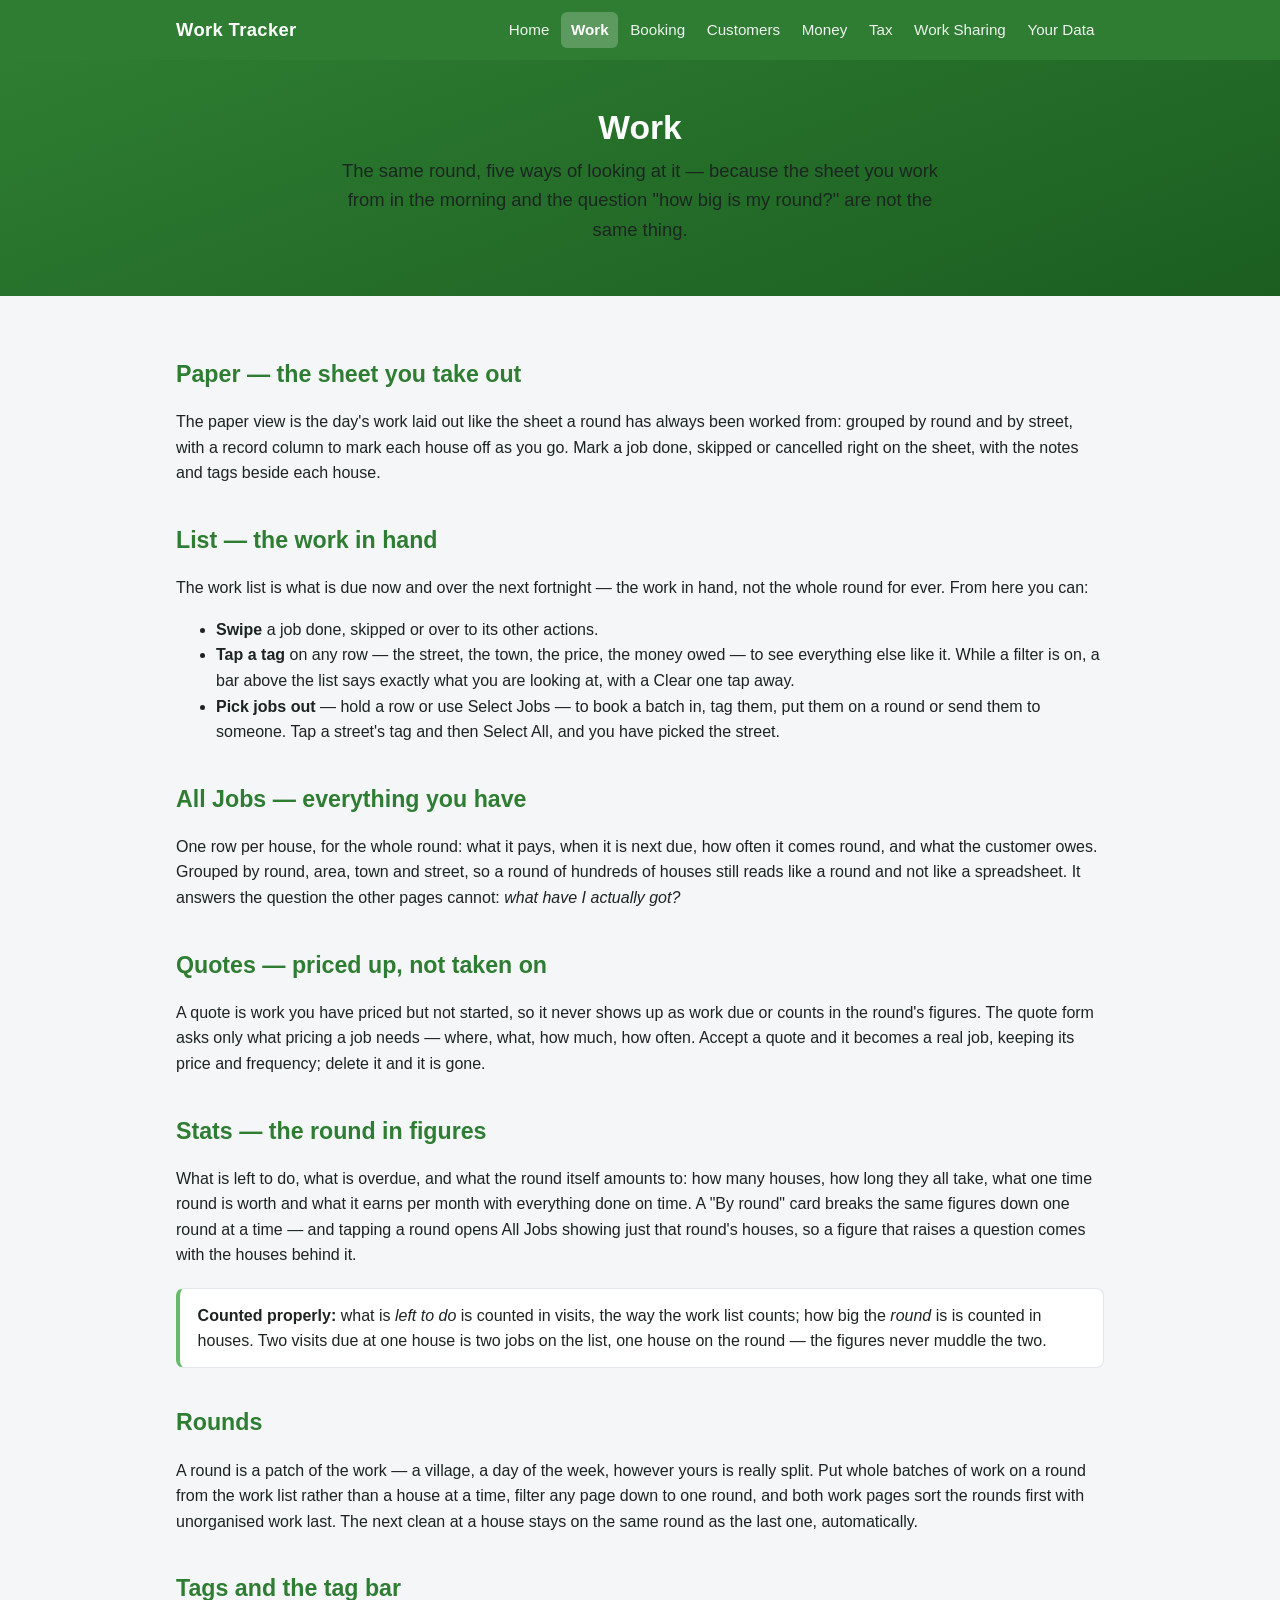
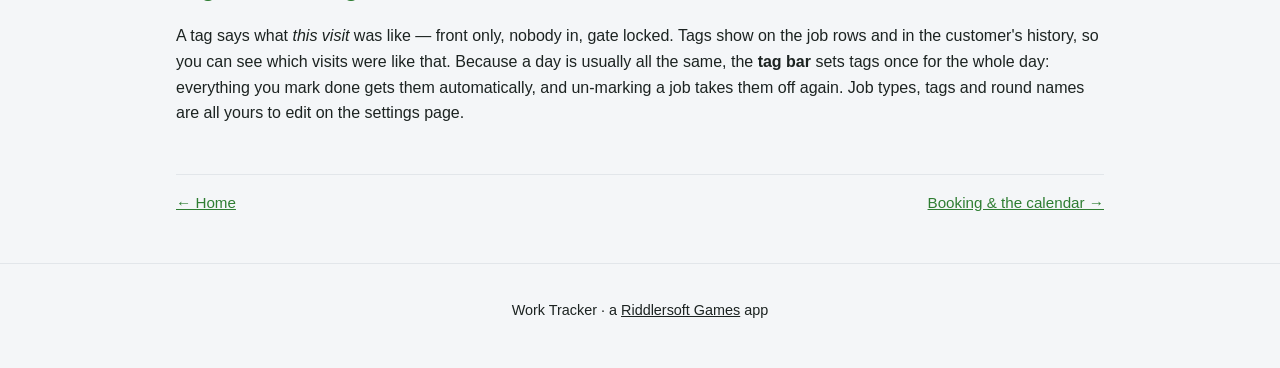
<file: website/work.html>
<!DOCTYPE html>
<html lang="en-GB">
<head>
<meta charset="utf-8">
<meta name="viewport" content="width=device-width, initial-scale=1">
<title>Work — Work Tracker</title>
<meta name="description" content="The Work tab in Work Tracker: the paper view, the work list, every job on the round, quotes and the round's figures.">
<link rel="stylesheet" href="style.css">
</head>
<body>

<header>
  <div class="header-inner">
    <a class="brand" href="index.html">Work Tracker</a>
    <nav>
      <a href="index.html">Home</a>
      <a class="current" href="work.html">Work</a>
      <a href="booking.html">Booking</a>
      <a href="customers.html">Customers</a>
      <a href="money.html">Money</a>
      <a href="tax.html">Tax</a>
      <a href="sharing.html">Work Sharing</a>
      <a href="data.html">Your Data</a>
    </nav>
  </div>
</header>

<div class="hero">
  <h1>Work</h1>
  <p>The same round, five ways of looking at it — because the sheet you work
     from in the morning and the question "how big is my round?" are not the
     same thing.</p>
</div>

<main>

  <h2>Paper — the sheet you take out</h2>
  <p>The paper view is the day's work laid out like the sheet a round has
     always been worked from: grouped by round and by street, with a record
     column to mark each house off as you go. Mark a job done, skipped or
     cancelled right on the sheet, with the notes and tags beside each house.</p>

  <h2>List — the work in hand</h2>
  <p>The work list is what is due now and over the next fortnight — the work in
     hand, not the whole round for ever. From here you can:</p>
  <ul>
    <li><strong>Swipe</strong> a job done, skipped or over to its other actions.</li>
    <li><strong>Tap a tag</strong> on any row — the street, the town, the price,
        the money owed — to see everything else like it. While a filter is on, a
        bar above the list says exactly what you are looking at, with a Clear
        one tap away.</li>
    <li><strong>Pick jobs out</strong> — hold a row or use Select Jobs — to book
        a batch in, tag them, put them on a round or send them to someone.
        Tap a street's tag and then Select All, and you have picked the street.</li>
  </ul>

  <h2>All Jobs — everything you have</h2>
  <p>One row per house, for the whole round: what it pays, when it is next due,
     how often it comes round, and what the customer owes. Grouped by round,
     area, town and street, so a round of hundreds of houses still reads like a
     round and not like a spreadsheet. It answers the question the other pages
     cannot: <em>what have I actually got?</em></p>

  <h2>Quotes — priced up, not taken on</h2>
  <p>A quote is work you have priced but not started, so it never shows up as
     work due or counts in the round's figures. The quote form asks only what
     pricing a job needs — where, what, how much, how often. Accept a quote and
     it becomes a real job, keeping its price and frequency; delete it and it is
     gone.</p>

  <h2>Stats — the round in figures</h2>
  <p>What is left to do, what is overdue, and what the round itself amounts to:
     how many houses, how long they all take, what one time round is worth and
     what it earns per month with everything done on time. A "By round" card
     breaks the same figures down one round at a time — and tapping a round
     opens All Jobs showing just that round's houses, so a figure that raises a
     question comes with the houses behind it.</p>

  <div class="callout">
    <p><strong>Counted properly:</strong> what is <em>left to do</em> is counted
       in visits, the way the work list counts; how big the <em>round</em> is
       is counted in houses. Two visits due at one house is two jobs on the
       list, one house on the round — the figures never muddle the two.</p>
  </div>

  <h2>Rounds</h2>
  <p>A round is a patch of the work — a village, a day of the week, however
     yours is really split. Put whole batches of work on a round from the work
     list rather than a house at a time, filter any page down to one round, and
     both work pages sort the rounds first with unorganised work last. The next
     clean at a house stays on the same round as the last one, automatically.</p>

  <h2>Tags and the tag bar</h2>
  <p>A tag says what <em>this visit</em> was like — front only, nobody in, gate
     locked. Tags show on the job rows and in the customer's history, so you can
     see which visits were like that. Because a day is usually all the same, the
     <strong>tag bar</strong> sets tags once for the whole day: everything you
     mark done gets them automatically, and un-marking a job takes them off
     again. Job types, tags and round names are all yours to edit on the
     settings page.</p>

  <div class="pager">
    <a href="index.html">← Home</a>
    <a href="booking.html">Booking &amp; the calendar →</a>
  </div>

</main>

<footer>
  <p>Work Tracker · a <a href="https://riddlersoftgames.co.uk">Riddlersoft Games</a> app</p>
</footer>

</body>
</html>
</file>
<file: website/style.css>
/* Work Tracker website — shared stylesheet.
   Colours are taken from the app itself (WorkTracker/Resources/Colors.xaml):
   Primary #2E7D32, PrimaryAccent #66BB6A, PageLight #F4F6F8, PageDark #121212. */

:root {
  --green: #2E7D32;
  --green-accent: #66BB6A;
  --green-deep: #1B5E20;
  --page: #F4F6F8;
  --surface: #FFFFFF;
  --ink: #1c2321;
  --ink-soft: #4b5563;
  --line: #e2e6ea;
  --nav-ink: #ffffff;
}

@media (prefers-color-scheme: dark) {
  :root {
    --green: #2E7D32;
    --green-accent: #66BB6A;
    --green-deep: #144d19;
    --page: #121212;
    --surface: #1E1E1E;
    --ink: #e8eae8;
    --ink-soft: #a3aaa5;
    --line: #2c2f2d;
  }
}

* { box-sizing: border-box; }

body {
  margin: 0;
  background: var(--page);
  color: var(--ink);
  font-family: -apple-system, "Segoe UI", Roboto, "Helvetica Neue", Arial, sans-serif;
  line-height: 1.6;
}

/* ----- header / nav ----- */

header {
  background: var(--green);
  color: var(--nav-ink);
}

.header-inner {
  max-width: 960px;
  margin: 0 auto;
  padding: 0.75rem 1rem;
  display: flex;
  align-items: center;
  flex-wrap: wrap;
  gap: 0.5rem 1.25rem;
}

.brand {
  font-size: 1.15rem;
  font-weight: 700;
  color: var(--nav-ink);
  text-decoration: none;
  letter-spacing: 0.02em;
  margin-right: auto;
}

nav { display: flex; flex-wrap: wrap; gap: 0.15rem; }

nav a {
  color: var(--nav-ink);
  text-decoration: none;
  padding: 0.35rem 0.6rem;
  border-radius: 6px;
  font-size: 0.95rem;
  opacity: 0.92;
}

nav a:hover { background: rgba(255, 255, 255, 0.15); opacity: 1; }
nav a.current { background: rgba(255, 255, 255, 0.22); font-weight: 600; opacity: 1; }

/* ----- hero ----- */

.hero {
  background: linear-gradient(160deg, var(--green) 0%, var(--green-deep) 100%);
  color: #ffffff;
  padding: 3rem 1rem 3.25rem;
  text-align: center;
}

.hero h1 { margin: 0 0 0.5rem; font-size: 2.1rem; line-height: 1.2; }

.hero p {
  margin: 0 auto;
  max-width: 38rem;
  font-size: 1.15rem;
  opacity: 0.95;
}

.hero .tagline { color: #d7ecd9; }

/* ----- page body ----- */

main {
  max-width: 960px;
  margin: 0 auto;
  padding: 1.5rem 1rem 3rem;
}

h2 {
  font-size: 1.45rem;
  margin: 2.25rem 0 0.5rem;
  color: var(--green);
}

@media (prefers-color-scheme: dark) {
  h2 { color: var(--green-accent); }
}

h3 { font-size: 1.1rem; margin: 1.5rem 0 0.25rem; }

p, li { color: var(--ink); }
.soft { color: var(--ink-soft); }

a { color: var(--green); }
@media (prefers-color-scheme: dark) { a { color: var(--green-accent); } }

/* ----- cards ----- */

.card-grid {
  display: grid;
  grid-template-columns: repeat(auto-fit, minmax(260px, 1fr));
  gap: 1rem;
  margin: 1.5rem 0;
}

.card {
  background: var(--surface);
  border: 1px solid var(--line);
  border-radius: 12px;
  padding: 1.1rem 1.2rem;
  text-decoration: none;
  color: var(--ink);
  display: block;
  transition: transform 0.1s ease, box-shadow 0.1s ease;
}

a.card:hover {
  transform: translateY(-2px);
  box-shadow: 0 6px 18px rgba(0, 0, 0, 0.08);
}

.card h3 { margin: 0 0 0.35rem; color: var(--green); }
@media (prefers-color-scheme: dark) { .card h3 { color: var(--green-accent); } }

.card p { margin: 0; font-size: 0.95rem; color: var(--ink-soft); }

.card .go {
  display: inline-block;
  margin-top: 0.6rem;
  font-size: 0.9rem;
  font-weight: 600;
  color: var(--green);
}
@media (prefers-color-scheme: dark) { .card .go { color: var(--green-accent); } }

/* ----- feature strip on the home page ----- */

.strip {
  display: grid;
  grid-template-columns: repeat(auto-fit, minmax(200px, 1fr));
  gap: 1rem;
  margin: 1.5rem 0;
}

.strip div {
  background: var(--surface);
  border: 1px solid var(--line);
  border-radius: 12px;
  padding: 0.9rem 1rem;
  font-size: 0.95rem;
}

.strip strong { display: block; margin-bottom: 0.2rem; }

/* ----- callout box ----- */

.callout {
  background: var(--surface);
  border: 1px solid var(--line);
  border-left: 4px solid var(--green-accent);
  border-radius: 8px;
  padding: 0.85rem 1.1rem;
  margin: 1.25rem 0;
}

.callout p { margin: 0; }

/* ----- prev/next links at the foot of subpages ----- */

.pager {
  display: flex;
  justify-content: space-between;
  gap: 1rem;
  margin-top: 3rem;
  padding-top: 1rem;
  border-top: 1px solid var(--line);
  font-size: 0.95rem;
}

/* ----- footer ----- */

footer {
  border-top: 1px solid var(--line);
  padding: 1.25rem 1rem 2rem;
  text-align: center;
  font-size: 0.9rem;
  color: var(--ink-soft);
}

footer a { color: inherit; }
</file>
